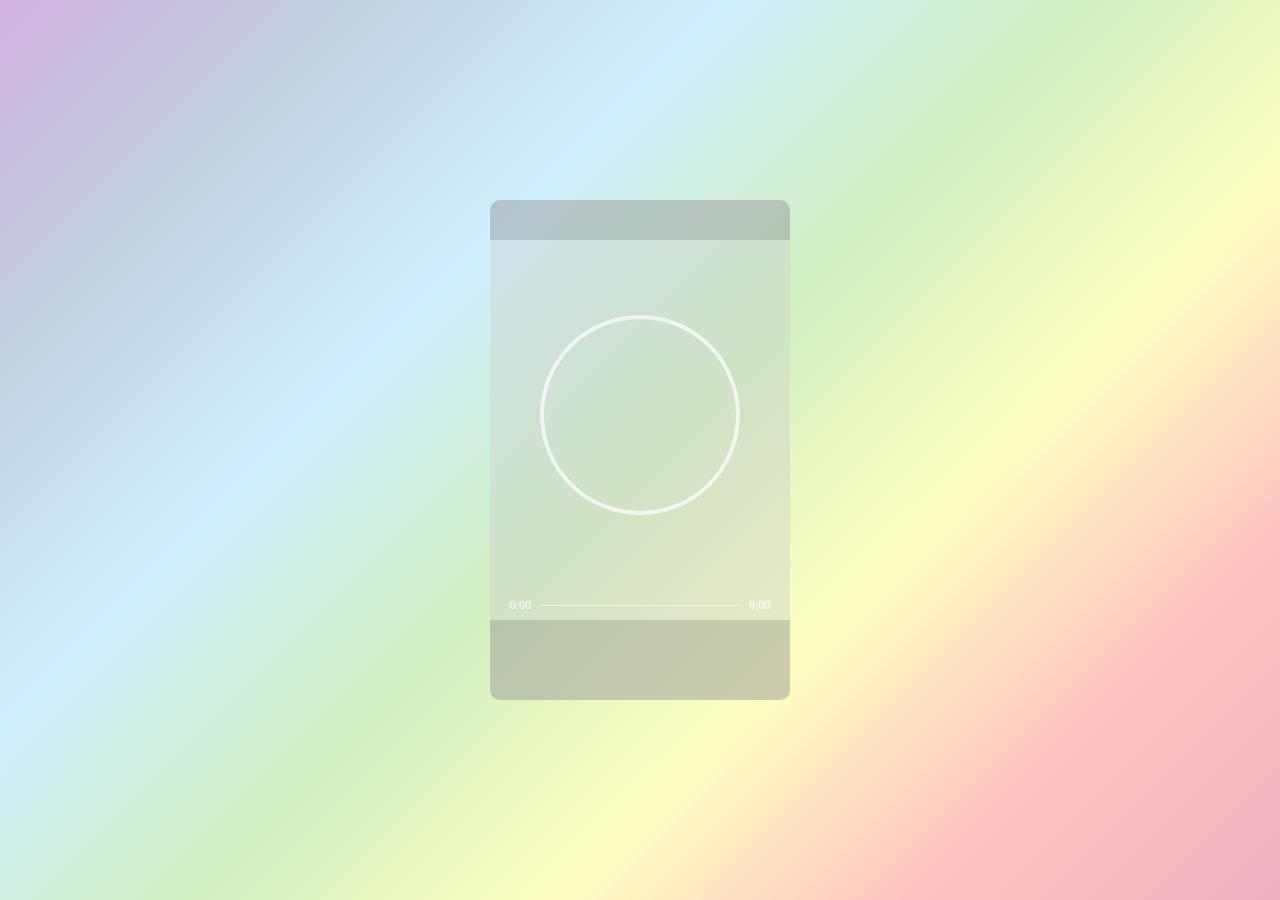
<file: music/index.html>
<!DOCTYPE html>
<html lang="en">
<head>
    <meta charset="UTF-8">
    <meta name="referrer" content="never">
    <title>来听歌儿咯～</title>
    <link rel="stylesheet" href="css/general.css">
    <link rel="stylesheet" href="css/details.css">
    <script src="js/jquery-1.12.4.min.js"></script>
</head>
<body>

<div class="container">
    <!-- 播放头，左边是音乐列表项按钮，中间是音乐播放器名 -->
    <div class="player-header">
        <span class="headerMenuBtn header-btn1"></span>
        <span class="header-title" data-id="" title=""></span>
        <span class="word"></span>
        <div class="music-list">
            <div class="music-img"></div>
            <div class="music-info">
                <ul class="lyric">
                </ul>
            </div>
        </div>
    </div>
    <!-- 播放器主体 -->
    <div class="player-main">
        <audio id="player" src=""></audio>
        <!-- 旋转的音乐图片 -->
        <div class="images">
            <!--<img src="2.jpg" alt="">-->
        </div>
        <!-- 歌名和歌手信息 -->
        <p class="music-name" title=""></p>
        <p class="music-singer" title=""></p>

    </div>


    <!-- 播放器底部样式 -->
    <div class="player-footer">
        <!-- 进度条 -->
        <div class="course">
            <span class="progress-time1">0:00</span>
            <div class="progress">
                <div class="progress-course">
                    <div class="progress-time"></div>
                </div>

            </div>
            <span class="progress-time2">0:00</span>
        </div>
        <span class="loop noloop"></span>

        <!-- 控制歌曲按钮 -->
        <div class="control">
            <span class="btn1 prev"></span>
            <span class="btn2 stop"></span>
            <span class="btn3 next"></span>
        </div>
        <span class="collect"></span>
    </div>
</div>
<div class="bc"></div>
<script src="js/script.js"></script>
</body>
</html>
</file>
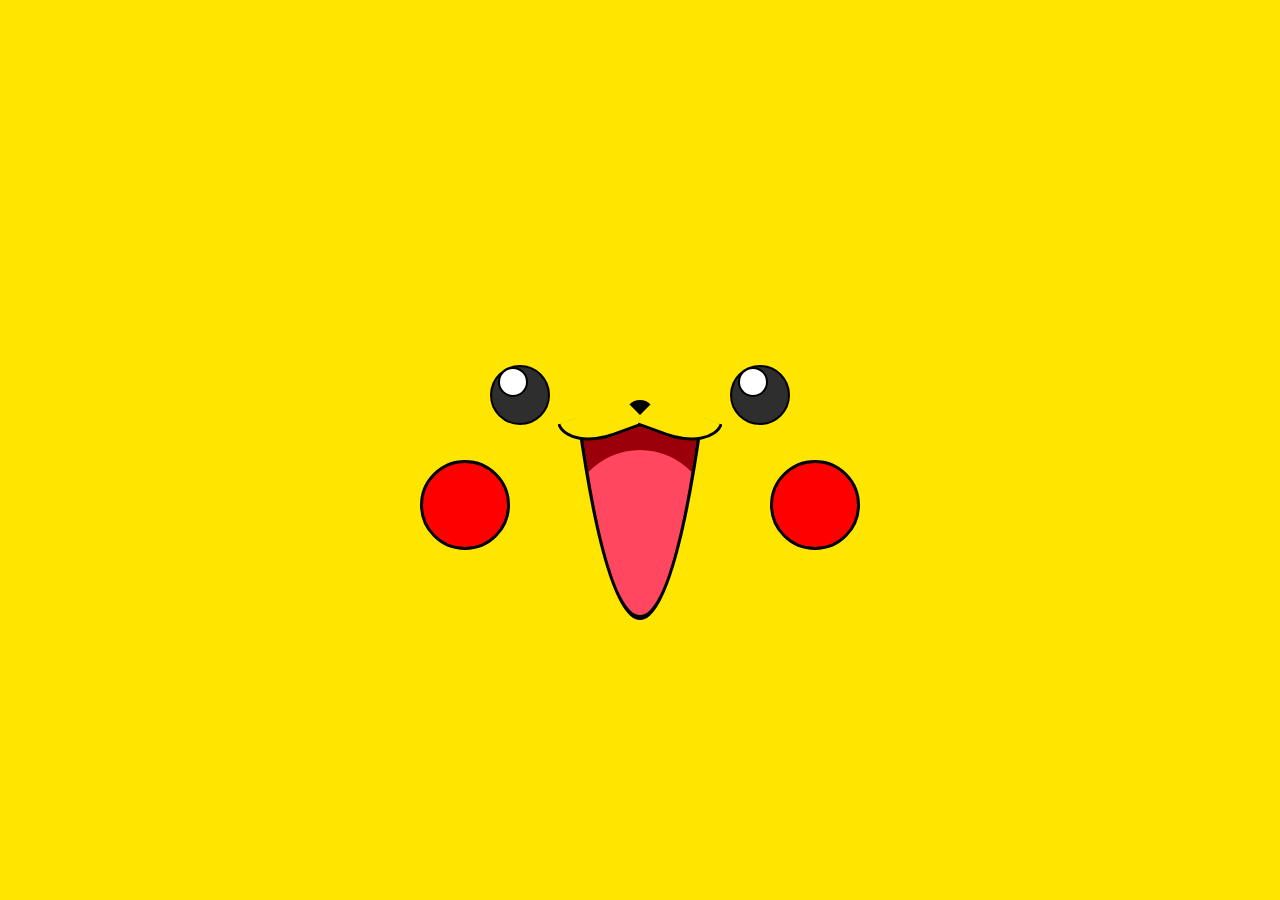
<file: pkq/index.html>
<!DOCTYPE html>
<html lang="en">
<head>
    <meta charset="UTF-8">
    <title>送你一只皮卡丘～</title>
    <style>
        *{margin:0;padding:0;}
        *{box-sizing: border-box;}
        *::before{box-sizing: border-box;}
        *::after{box-sizing: border-box;}
        body{
            background: #FFE600;
            display: flex;
            justify-content: center;
            align-items: center;
            min-height: 100vh;
        }
        #container{
            height: 300px;
            width: 460px;
            position: relative;
        }
        #nose{
            position: absolute;
            left: 50%;
            margin-left: -15px;
            top: 100px;
            border: 15px solid transparent;
            z-index: 2;
            border-radius: 50%;
            border-top-color: black;

        }
        body:hover #nose{
            animation: 0.1s xxx 0s infinite alternate ;
        }

        .eye{
            position: absolute;
            width: 60px;
            height: 60px;
            background: #2E2E2E;
            border: 2px solid black;
            border-radius: 30px;
            top: 65px;
        }
        .eye-left .eye-pupilla,
        .eye-right .eye-pupilla {
            /*display: block;*/
            width: 30px;
            height: 30px;
            background: white;
            border-radius: 50%;
            top: 0;
            position: absolute;
            left: 6px;
            border: 2px solid black;
        }
        /*.eye::before{*/
        /*content:'';*/
        /**/
        /*}*/
        .eye-left{
            right: 50%;
            margin-right: 90px;
        }
        .eye-right{
            left: 50%;
            margin-left: 90px;
        }

        .upperLip{
            position: absolute;
            top: 110px;
            width: 100%;
            display: flex;
            justify-content: center;
            z-index: 1;
        }

        .upperLip::before{
            content: '';
            display: block;
            width: 80px;
            height: 30px;
            border: 3px solid black;
            border-top: none;
            border-right: none;
            border-bottom-left-radius: 50px 30px ;
            transform: rotateZ(-20deg);

            background: #FFE600;
        }
        .upperLip::after{
            content: '';
            display: block;
            width: 80px;
            height: 30px;
            border: 3px solid black;
            border-top: none;
            border-left: none;
            border-bottom-right-radius: 50px 30px;
            transform: rotateZ(20deg);

            background: #FFE600;
        }
        .lowerLip-wrapper{
            position: absolute;
            width: 100%;
            top: 120px;
            height: 200px;
            overflow: hidden;
        }
        .lowerLip{
            position: absolute;
            border: 5px solid black;
            width: 200px;
            bottom: 0;
            height: 1800px;
            left: 50%;
            transform: translateX(-50%);
            border-top: none;
            border-bottom-left-radius:100px 900px;
            border-bottom-right-radius:100px 900px;
            border-top-left-radius:100px 100px;
            border-top-right-radius:100px 100px;
            background: #FF485F;
            box-shadow:inset 0 1610px 0 20px #9B000A;
        }
        .face{
            border: 3px solid black;
            position: absolute;
            width: 90px;
            height: 90px;
            border-radius: 45px;
            top: 160px;
            background: #FF0000;

        }
        .face-left{
            right: 50%;
            margin-right: 130px;
        }
        .face-right{
            left: 50%;
            margin-left: 130px;
        }

        @keyframes xxx{
            0% {
                transform: rotateZ(-5deg);
            }
            100%{
                transform: rotateZ(5deg);
            }
        }
    </style>
    <script src="jquery-1.12.4.min.js"></script>
</head>
<body>
<div id="container">
    <div id="nose"></div>
    <div class="eye eye-left">
        <div class="eye-pupilla"></div>
    </div>
    <div class="eye eye-right">
        <div class="eye-pupilla"></div>
    </div>
    <div class="upperLip">

    </div>
    <div class="lowerLip-wrapper">
        <div class="lowerLip"></div>
    </div>
    <div class="face face-left"></div>
    <div class="face face-right"></div>
</div>
<script>
    $("body").mousemove(function(event) {
        var eye = $(".eye");

        var x = (eye.offset().left) + eye.width();
        var y = (eye.offset().top) + eye.height();
        var rad = Math.atan2(event.pageX - x, event.pageY - y);
        var rot = (rad * (180 / Math.PI) * -1) + 180;
        eye.css({
            'transform': 'rotate(' + rot + 'deg)'
        });
    });
</script>
</body>
</html>
</file>
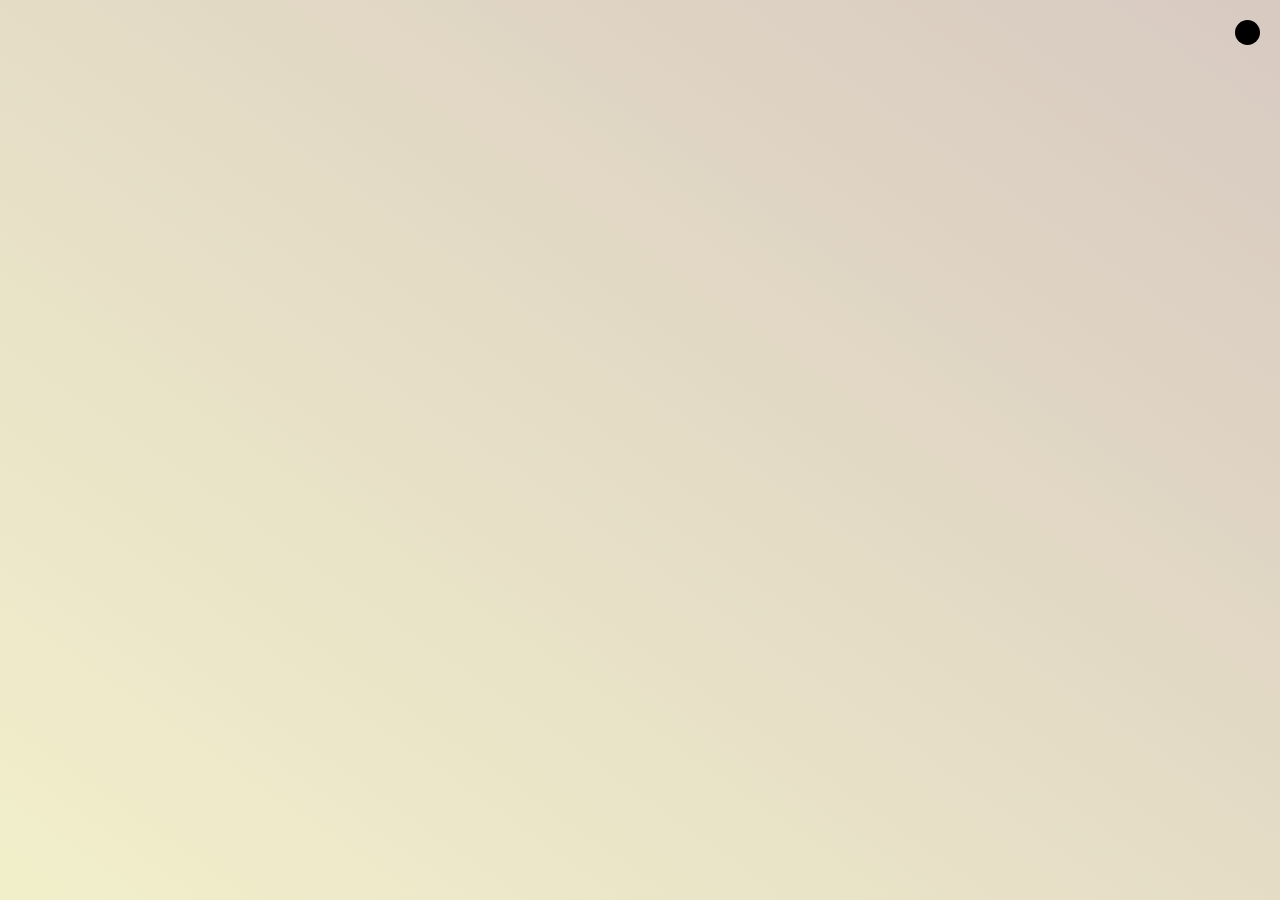
<file: node/node-server/index.html>
<!DOCTYPE html>
<html lang="zh">
<head>
    <meta charset="UTF-8">
    <title>Title</title>
    <link rel="stylesheet" href="css/style.css">
</head>
<body>
<header>
    <a class="login"><i class="icon">&#xe63b;</i></a>
</header>
<main>
    <div class="layer-pop enter">
        <div class="layer-content enter">
            <a class="close">&#xe656;</a>
            <div class="tab">
                <a class="enter-btn active">登录</a>
                <a class="register-btn">注册</a>
            </div>
            <form action="#" method="post" class="enter-form">
                <div class="text-style">
                    <i>&#xe71e;</i>
                    <input type="text" placeholder="请输入用户名" name="username">
                    <p class="error-message enter-text-error"></p>
                </div>
                <div class="text-style">
                    <i>&#xe63a;</i>
                    <input type="password" placeholder="请输入密码" name="password">
                    <p class="error-message enter-ps-error"></p>
                </div>
                <div class="text-style">
                    <input type="submit" value="登录">
                </div>
            </form>
        </div>
        <div class="layer-content register">
            <a class="close">&#xe656;</a>
            <div class="tab">
                <a class="enter-btn">登录</a>
                <a class="register-btn active">注册</a>
            </div>
            <form action="#" method="post" class="register-form">
                <div class="text-style">
                    <i>&#xe71e;</i>
                    <input type="text" placeholder="请输入用户名" name="username">
                    <p class="error-message register-text-error"></p>
                </div>
                <div class="text-style">
                    <i>&#xe63a;</i>
                    <input type="password" placeholder="请输入密码" name="password">
                    <p class="error-message register-ps-error"></p>
                </div>
                <div class="text-style">
                    <i>&#xe63a;</i>
                    <input type="password" placeholder="再次输入密码" name="password2">
                    <p class="error-message register-ps2-error"></p>
                </div>
                <div class="text-style">
                    <input type="submit" value="注册">
                </div>
            </form>
        </div>
    </div>
</main>
<script src="script/script.js"></script>
</body>
</html>
</file>
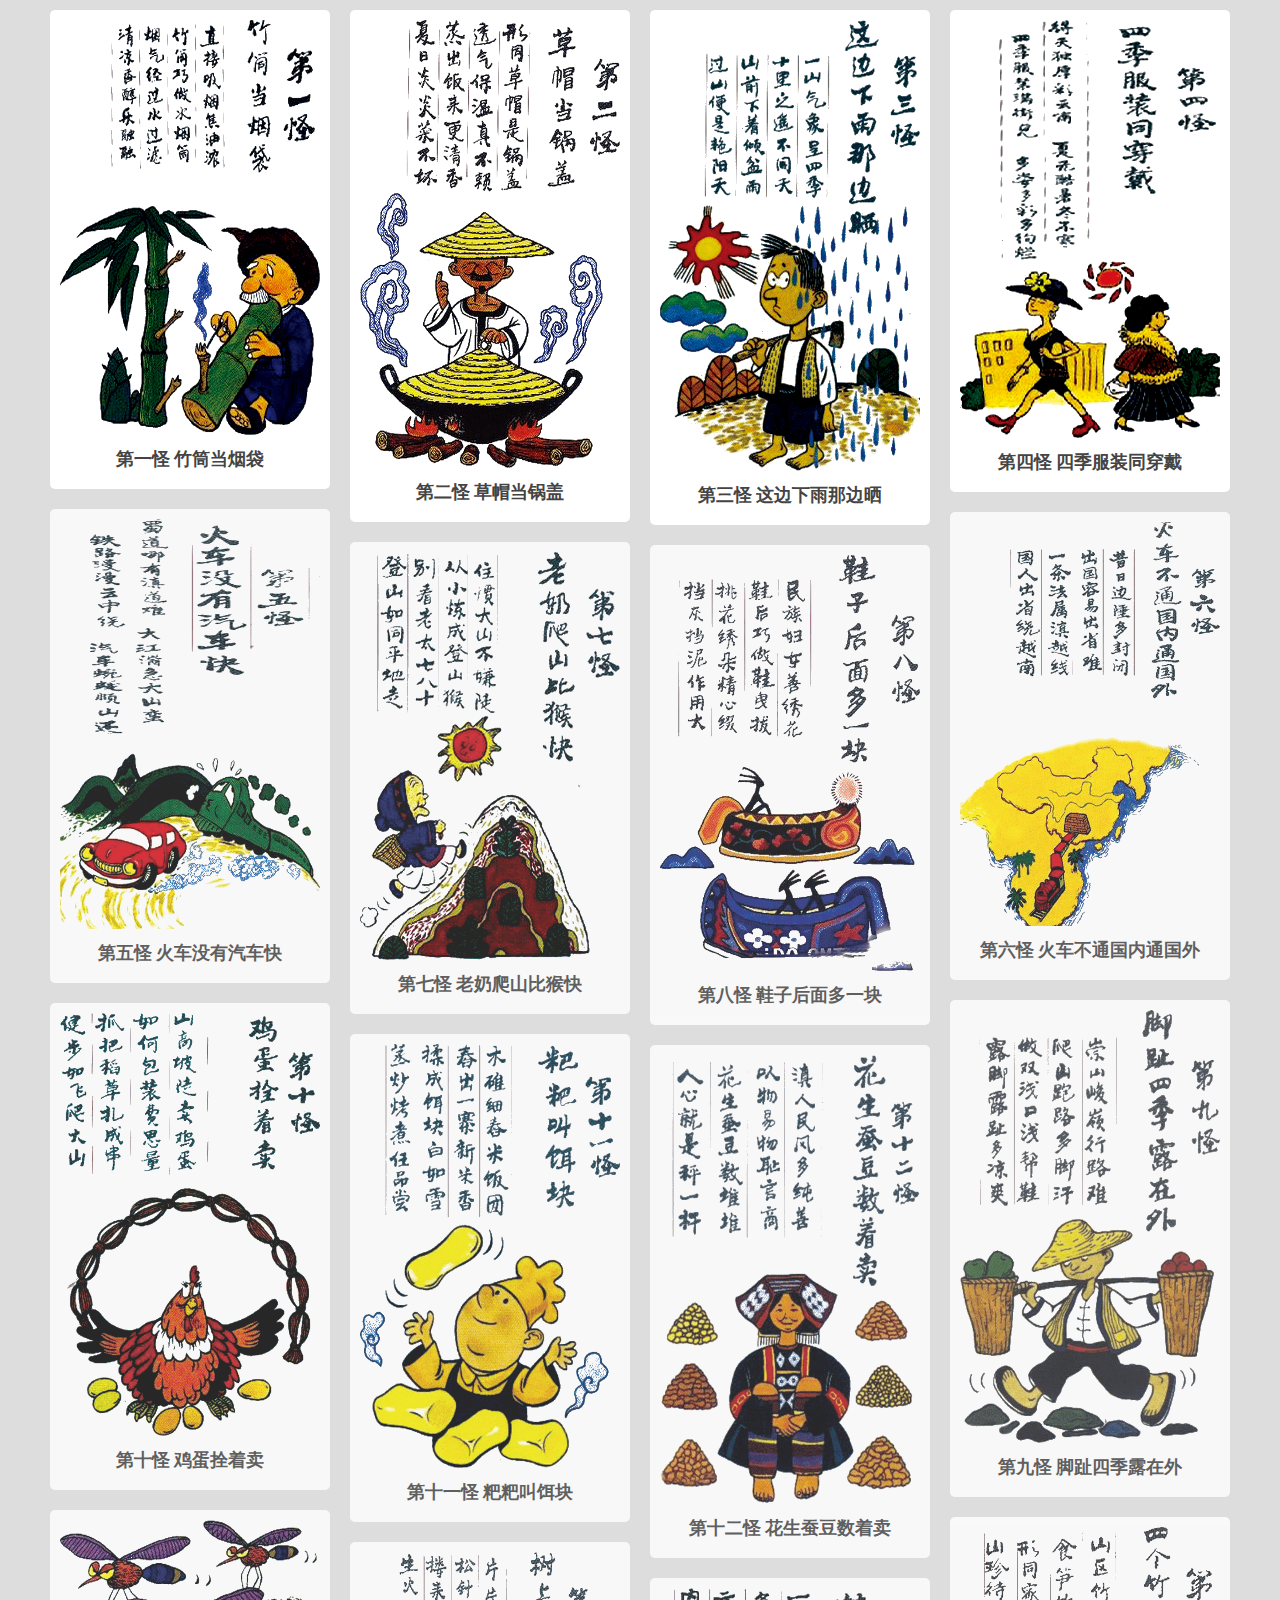
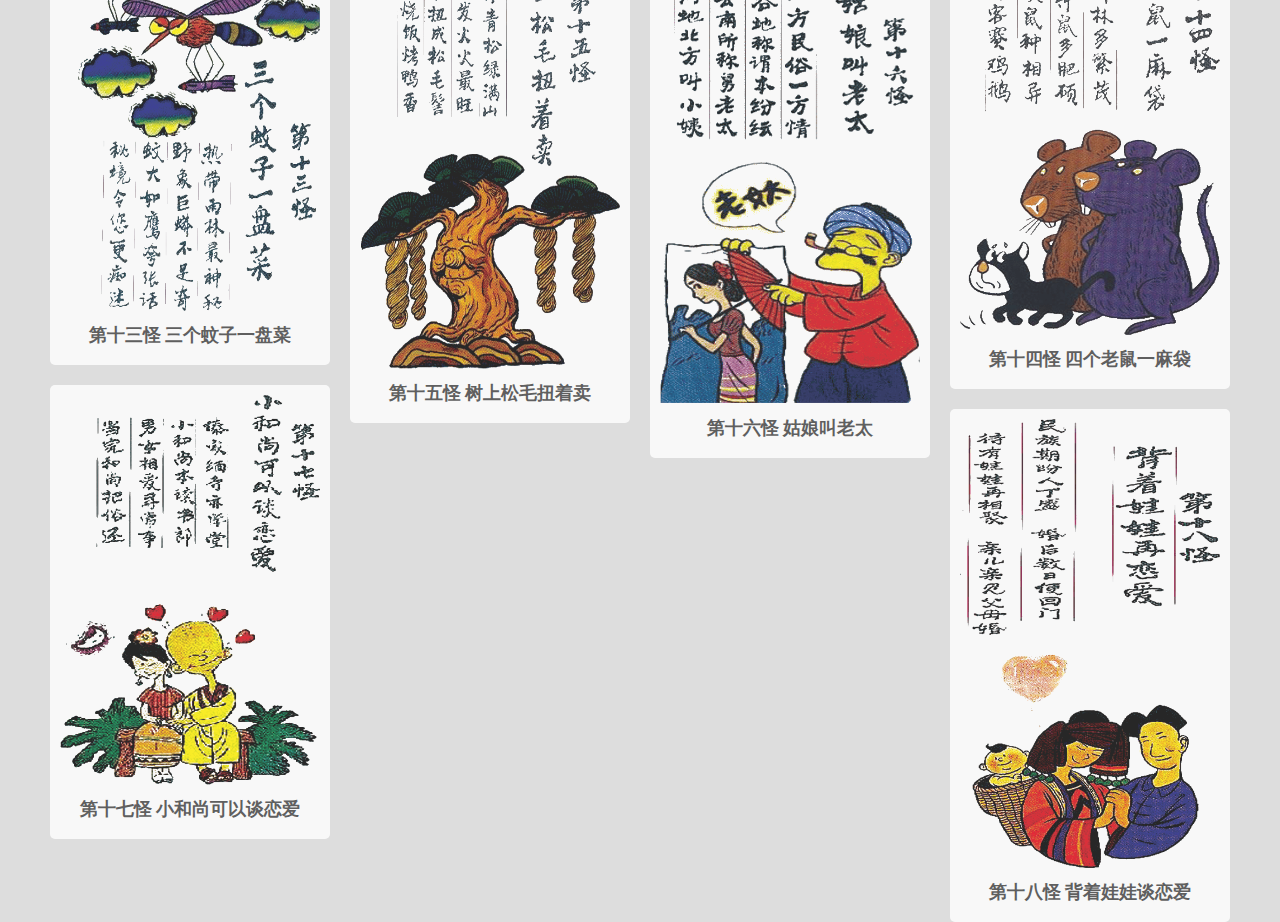
<file: waterfall-sinanews/waterfall-eighteen/index.html>
<!DOCTYPE html>
<html lang="en">
<head>
<meta charset="UTF-8">
<title>瀑布流特效 - 云南十八怪</title>
<link rel="stylesheet" type="text/css" href="css/style.css">
<script type="text/javascript" src="js/jquery.js"></script>
<script type="text/javascript" src="js/script.js"></script>
</head>
<body>
<div id="wrap">
    <div>
        <img src="images/1.png">
        <a href="https://xiedaimala.com" target="_blank">第一怪 竹筒当烟袋</a>
    </div>
    <div>
        <img src="images/2.png">
        <a href="https://xiedaimala.com" target="_blank">第二怪 草帽当锅盖</a>
    </div>
    <div>
        <img src="images/3.png">
        <a href="https://xiedaimala.com" target="_blank">第三怪 这边下雨那边晒</a>
    </div>
    <div>
        <img src="images/4.png">
        <a href="https://xiedaimala.com" target="_blank">第四怪 四季服装同穿戴</a>
    </div>
    <div>
        <img src="images/5.png">
        <a href="https://xiedaimala.com" target="_blank">第五怪 火车没有汽车快</a>
    </div>
    <div>
        <img src="images/6.png">
        <a href="https://xiedaimala.com" target="_blank">第六怪 火车不通国内通国外</a>
    </div>
    <div>
        <img src="images/7.png">
        <a href="https://xiedaimala.com" target="_blank">第七怪 老奶爬山比猴快</a>
    </div>
    <div>
        <img src="images/8.png">
        <a href="https://xiedaimala.com" target="_blank">第八怪 鞋子后面多一块</a>
    </div>
    <div>
        <img src="images/9.png">
        <a href="https://xiedaimala.com" target="_blank">第九怪 脚趾四季露在外</a>
    </div>
    <div>
        <img src="images/10.png">
        <a href="https://xiedaimala.com" target="_blank">第十怪 鸡蛋拴着卖</a>
    </div>
    <div>
        <img src="images/11.png">
        <a href="https://xiedaimala.com" target="_blank">第十一怪 粑粑叫饵块</a>
    </div>
    <div>
        <img src="images/12.png">
        <a href="https://xiedaimala.com" target="_blank">第十二怪 花生蚕豆数着卖</a>
    </div>
    <div>
        <img src="images/13.png">
        <a href="https://xiedaimala.com" target="_blank">第十三怪 三个蚊子一盘菜</a>
    </div>
    <div>
        <img src="images/14.png">
        <a href="https://xiedaimala.com" target="_blank">第十四怪 四个老鼠一麻袋</a>
    </div>
    <div>
        <img src="images/15.png">
        <a href="https://xiedaimala.com" target="_blank">第十五怪 树上松毛扭着卖</a>
    </div>
    <div>
        <img src="images/16.png">
        <a href="https://xiedaimala.com" target="_blank">第十六怪 姑娘叫老太</a>
    </div>
    <div>
        <img src="images/17.png">
        <a href="https://xiedaimala.com" target="_blank">第十七怪 小和尚可以谈恋爱</a>
    </div>
    <div>
        <img src="images/18.png">
        <a href="https://xiedaimala.com" target="_blank">第十八怪 背着娃娃谈恋爱</a>
    </div>
</div>
</body>
</html>
</file>
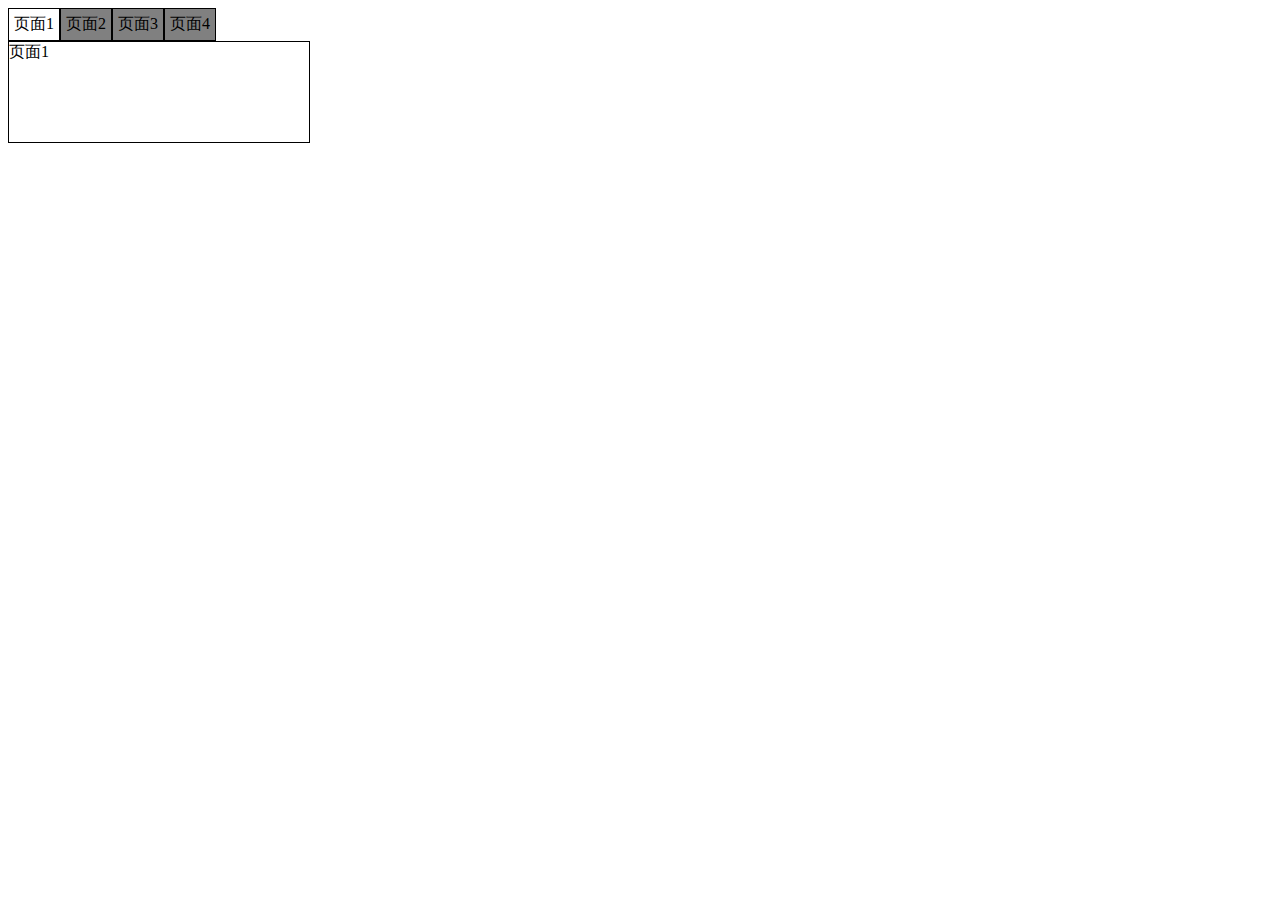
<file: tab_module/sample.html>
<!DOCTYPE html>
<html lang="en">
<head>
    <meta charset="UTF-8">
    <title>Title</title>
    <style>
        ul {
            display:flex;
            list-style:none;
            margin:0;
            padding:0
        }
        ul li {
            border:1px solid;
            padding:5px;
            background:gray;
            cursor: pointer
        }
        ul li.active {
            background:#fff;

        }
        .content .panel {
            border:1px solid;
            width:300px;
            height:100px;
            background:#fff;
            display:none;
        }
        .content .panel.active {
            display:block;
        }
    </style>
</head>
<body>

<ul id=sss>
    <li class='tab active'>页面1</li>
    <li class='tab'>页面2</li>
    <li class='tab'>页面3</li>
    <li class='tab'>页面4</li>
</ul>
<div class=content>
    <div class='panel active'>页面1</div>
    <div class='panel'>页面2</div>
    <div class='panel'>页面3</div>
    <div class='panel'>页面4</div>
</div>
<script>
    function Tab(node) {
        this.item = node.querySelectorAll('li')
        this.init()
    }
    Tab.prototype = {
        init : function () {
            this.$btn = this.item
            this.bind()
        },
        bind : function () {
            var _this = this
            _this.$btn.forEach(function (value) {
                value.addEventListener('click',function () {
                    var idx
                    _this.$btn.forEach(function (val1,val2) {
                        val1.classList.remove('active')
                        if (value === val1) {
                            idx = val2
                        }
                    })
                    this.classList.add('active')

                    this.parentElement.nextElementSibling.querySelectorAll('.panel').forEach(function (panel) {
                        panel.classList.remove('active')
                    })
                    this.parentElement.nextElementSibling.querySelectorAll('.panel')[idx].classList.add('active')

                })
            })
        }
    }
    var tab1 = new Tab(document.querySelector('#sss'))
</script>
</body>
</html>
</file>
<file: music/css/general.css>
* {
    margin: 0;
    padding: 0;
    font-family: icon;
    box-sizing: border-box;
}
a {
    text-decoration: none;
    color: #fff;
}
span {
    cursor: pointer;
}
@font-face {
    font-family: 'icon';  /* project id 557929 */
    src: url('https://at.alicdn.com/t/font_557929_3arp5xomqxs9k9.eot');
    src: url('https://at.alicdn.com/t/font_557929_3arp5xomqxs9k9.eot?#iefix') format('embedded-opentype'),
    url('https://at.alicdn.com/t/font_557929_3arp5xomqxs9k9.woff') format('woff'),
    url('https://at.alicdn.com/t/font_557929_3arp5xomqxs9k9.ttf') format('truetype'),
    url('https://at.alicdn.com/t/font_557929_3arp5xomqxs9k9.svg#iconfont') format('svg');
}

.bc {
    background: linear-gradient(-45deg,#cc0033, #ff3333, #ffff33, #66cc33, #66ccff, #336699,#660099);
    height: 100vh;
    opacity: 0.3;
}
.container {
    width: 300px;
    position: absolute;
    top: 50%;
    left: 50%;
    margin-top: -250px;
    margin-left: -150px;
    z-index: 5;
    border-radius: 10px;
    overflow: hidden;
    /*background: linear-gradient(#cc0033, #ff3333, #ffff33, #66cc33, #66ccff, #336699,#660099);*/
    /*opacity: .3;*/
}
.container .player-header {
    height: 40px;
    /*background-color: red;*/
}
.container .player-main {
    height: 380px;
    /*background-color: blue;*/
}

/*.container .course {*/
/*height: 28px;*/
/*}*/

.container .player-footer {
    height: 80px;
    /*background-color: pink;*/
}
.header-btn1:before { content: "\e637"; }   /* 歌词栏窗口按钮 */
.header-btn2:before { content: "\e63d" }

.word:before { content: "\e600"; }  /* 歌词栏窗口 右*/

.keep:before { content: "\e66c"; }  /* 循环按钮 */
.noloop:before { content: "\e63b" }

.prev:before { content: "\e74e"; }  /* 上一曲 */

.stop:before { content: "\e62a"; }  /* 暂停 */

.start:before { content: "\e74f"; } /* 开始播放 */

.next:before { content: "\e750"; }  /* 下一曲 */

.collect:before { content: "\e635"; }   /* 爱心 */
</file>
<file: music/css/details.css>
.player-header {
    display: flex;
    position: relative;
    align-items: center;
    justify-content: space-between;
    padding: 15px;
    background-color: rgba(153,153,153,.5);
    color: #fff;
}
.header-list {
    cursor: pointer;
}
.music-img {
    position: absolute;
    top: 0;
    left: 0;
    width: 300px;
    height: 380px;
    background: black;
    opacity: .4;
}
.music-list {
    position: absolute;
    top: 40px;
    left: 0;
    width: 300px;
    height: 380px;
    list-style: none;
    background-color: rgba(102,153,153,.4);
    /*padding: 20px 0 30px;*/
    overflow: hidden;
    font-size: 16px;
    transition: transform 1.5s;
    transform: translate(-300px);
    z-index: 15;
}
.music-info {
    position: absolute;
    top: 0;
    width: 300px;
    height: 380px;
    padding: 150px 0 30px;
}
.music-list ul {
    transition: all 1s;
    position: relative;
    /*height: 100%;*/
    /*overflow: hidden;*/
}
.music-list ul li {
    padding: 5px 0 2px 0;
    position: relative;
    text-align: center;
    color: rgba(255,255,255,.6);
    font-size: 12px;
    transition: all 1s;
}
.music-list ul li.active {
    font-size: 14px;
    color: #fff;
}
.player-main {
    position: relative;
    display: flex;
    flex-direction: column;
    justify-content: center;
    align-items: center;
    background-color: rgba(204,204,204,.4);
    color: #fff;
    font-weight: 300;
    padding-bottom: 30px;
}
.player-main .images {
    width: 200px;
    height: 200px;
    border: 4px solid rgba(255,255,255,.7);
    border-radius: 50%;
    margin-top: 20px;
    animation-name: spin;
    animation-duration: 10s;
    animation-iteration-count: infinite;
    animation-timing-function: linear;
    /*animation-play-state: running;*/
    z-index: 6;
}
@keyframes  spin{
    form {
        transform: rotate(0deg);
    }
    to {
        transform: rotate(360deg);
    }
}

.player-main .music-name {
    margin: 15px 0 5px 0;
    font: 18px bold;
}

/* 进度条 */
.course {
    position: absolute;
    top: -30px;
    display: flex;
    font-size: 12px;
    color: white;
    align-items: center;
    justify-content: space-around;
    padding: 15px;
    height: 28px;
    width: 100%;
    z-index: 19;
}
/*.course .progress-time1 {*/
/*    text-align: left;*/
/*flex-grow: 1;*/
/*}*/
/*.course .progress-time2 {*/
/*flex-grow: 1;*/
/*    text-align: right;*/
/*}*/
.course .progress {
    width: 200px;
}
.course .progress-course {
    position: relative;
    width: 200px;
    background-color: white;
    height: 1px;
    opacity: 0.6;
}
.course .progress-time {
    position: absolute;
    top: 0;
    left: 0;
    height: 1px;
    z-index: 2;
    background-color: black;
}
.player-footer {
    position: relative;
    display: flex;
    padding: 15px 30px;
    justify-content: center;
    align-items: center;
    text-align: center;
    color: #fff;
    background-color: rgba(153,153,153,.5);
}
.player-footer .control {
    flex-grow: 3;
    font-size: 25px;
}
.player-footer .control span {
    margin: 0 5px;
}
.love {
    color: #fe8698;
}
</file>
<file: node/node-server/css/style.css>
@font-face {
    font-family: 'iconfont';  /* project id 539176 */
    src: url('http://at.alicdn.com/t/font_539176_xjq3trfugd1s8aor.eot');
    src: url('http://at.alicdn.com/t/font_539176_xjq3trfugd1s8aor.eot?#iefix') format('embedded-opentype'),
    url('http://at.alicdn.com/t/font_539176_xjq3trfugd1s8aor.woff') format('woff'),
    url('http://at.alicdn.com/t/font_539176_xjq3trfugd1s8aor.ttf') format('truetype'),
    url('http://at.alicdn.com/t/font_539176_xjq3trfugd1s8aor.svg#iconfont') format('svg');
}
*{
    margin: 0;
    padding: 0;
    font-style: normal;
}
body{
    font-family: iconfont;
    font-size: 16px;
}
a{
    text-decoration: none;
    cursor: pointer;
}
body,html,main{
    height: 100%;
}
header .login {
    float: right;
    margin: 20px 20px 0 0;
    width: 25px;
    height: 25px;
    text-align: center;
    border-radius: 50%;
    color: #fff;
    background-color: #000;
}
header .login .icon {
    display: flex;
    justify-content: center;
    align-items: center;
    width: 25px;
    height: 25px;
}
main{
    background: linear-gradient(to bottom left,rgba(189,166,151,.6),rgba(211,203,82,.3)), url("https://ws1.sinaimg.cn/large/006mhYGkgy1fndr1xgcutj31400p0qh2.jpg") center center no-repeat;
    background-size: cover;
}
main .layer-pop {
    display: none;
}
main .layer-content {
    width: 400px;
    position: absolute;
    top: 50%;
    left: 50%;
    /*border: 1px solid;*/
    transform: translate(-50%, -50%);
    text-align: center;
    padding: 16px;
    background-color: #fff;
    box-shadow: 0 2px 10px 3px rgba(0,0,0,.3);
}
.tab .enter-btn,
.tab .register-btn{
    display: inline-block;
    font-size: 16px;
    margin: 0 10px 3px 10px;
    color: #666;
    cursor: pointer;
}
.close {
    float: right;
    font-size: 12px;
    color: #2d2d2d;
}
.tab .active {
    border-bottom: 2px solid #aaa;
    font-size: 20px;
    color: #2d2d2d;
}
form {
    margin: 30px 0 15px 15px;
}
.layer-pop .text-style {
    position: relative;
    margin: 10px 0 18px 0;
}
.layer-pop .text-style i {
    position: absolute;
    top: 11px;
    left: 10px;

}
.layer-pop .text-style .error-message {
    position: absolute;
    font-size: 14px;
    color: red;
}
.layer-pop .text-style input[type='text'],
.layer-pop .text-style input[type='password']{
    width: 100%;
    padding: 10px 10px 10px 28px;
    outline: none;
    box-sizing: border-box;
}
.layer-pop .text-style input[type='submit'] {
    width: 90px;
    height: 40px;
    border-radius: 6px;
    background-color: red;
    color: #fff;
    font-weight: bold;
    font-size: 16px;
    margin-top: 10px;
    outline: none;
}
.layer-pop .text-style input[type='submit']:hover {
    background-color: #158ebb;
}

.layer-pop.enter .register,
.layer-pop.register .enter{
    transform: translate(-50%, -50%) rotateY(180deg);
    backface-visibility: hidden;
    transition: all 1.5s;
}
.layer-pop.enter .enter ,
.layer-pop.register .register{
    transform:translate(-50%, -50%) rotateY(0deg);
    backface-visibility: hidden;
    transition: all 1.5s;
}
</file>
<file: waterfall-sinanews/waterfall-eighteen/css/style.css>
/* 标签重定义 */
* {
    margin: 0;
    padding: 0;
    border: none;
}

body {
    background: #ddd;
}

img {
    border: none;
}

a {
    text-decoration: none;
    color: #444;
}

a:hover {
    color: #999;
}

/* wrap */
#wrap {
    position: relative;
    width: auto;
    height: auto;
    margin: 0 auto;
}

#wrap > div {
    float: left;
    box-sizing: border-box;
    width: 280px;
    height: auto;
    margin: 10px;
    padding: 10px;
    border-radius: 5px;
    background: #fff;
}

#wrap > div > img {
    width: 260px;
    margin: 0 auto;
}

#wrap > div > a {
    display: block;
    font-size: 18px;
    font-weight: bold;
    line-height: 40px;
    text-align: center;
}
</file>
